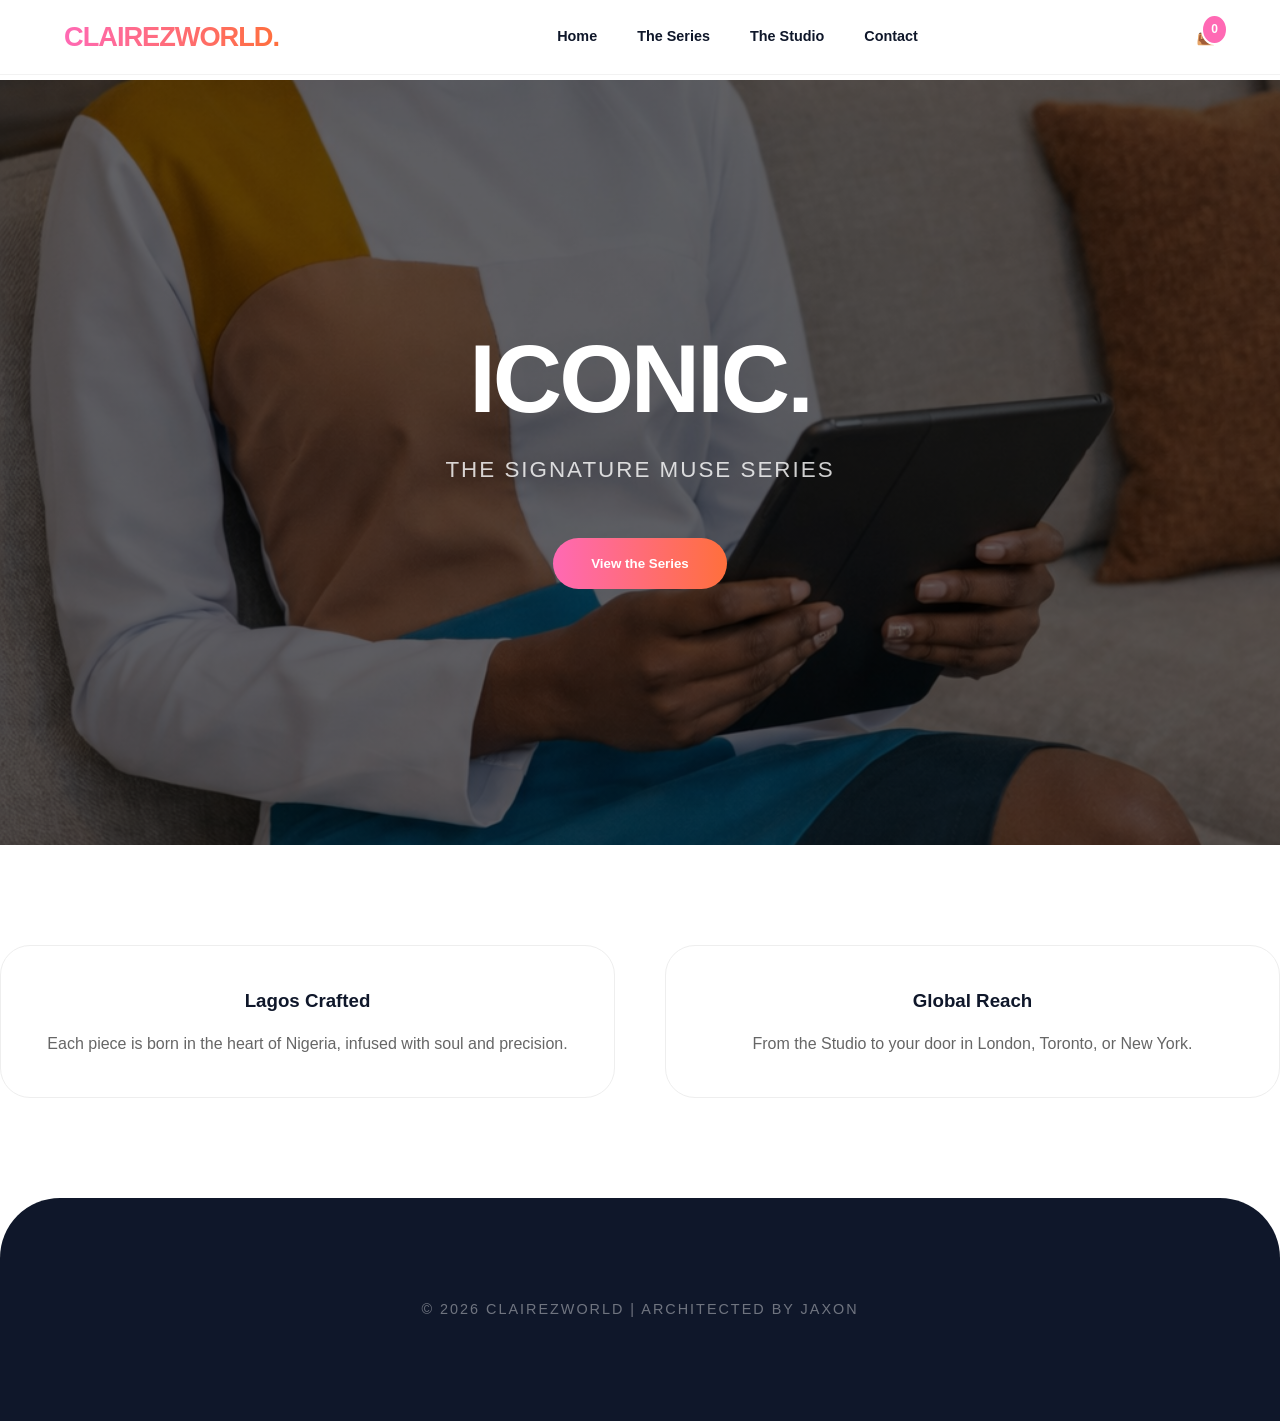
<file: index.html>
<!DOCTYPE html>
<html lang="en">
<head>
    <meta charset="UTF-8">
    <meta name="viewport" content="width=device-width, initial-scale=1.0">
    <title>Clairezworld | The Iconic Series</title>
    <style>
        :root {
            --primary-orange: #FF6F3C;
            --primary-pink: #FF69B4;
            --dark-slate: #0f172a;
            --glass-bg: rgba(255, 255, 255, 0.98);
            --transition: all 0.4s cubic-bezier(0.4, 0, 0.2, 1);
            --whatsapp: #25D366;
            --light-gray: #f1f5f9;
        }

        /* --- 1. GLOBAL BASE --- */
        * { margin: 0; padding: 0; box-sizing: border-box; }
        body {
            font-family: 'Plus Jakarta Sans', sans-serif;
            background-color: #ffffff;
            color: var(--dark-slate);
            line-height: 1.6;
            overflow-x: hidden;
        }

        /* --- 2. SPA ROUTER --- */
        .page { display: none; min-height: 100vh; padding-top: 80px; animation: pageSlide 0.6s ease; }
        .page.active { display: block; }
        @keyframes pageSlide { from { opacity: 0; transform: translateY(20px); } to { opacity: 1; transform: translateY(0); } }

        /* --- 3. HEADER & NAVIGATION --- */
        header {
            position: fixed; top: 0; width: 100%; z-index: 3000;
            background: var(--glass-bg); backdrop-filter: blur(20px);
            padding: 15px 5%; display: flex; justify-content: space-between; align-items: center;
            border-bottom: 1px solid rgba(0,0,0,0.05);
        }
        .logo {
            font-size: 1.7rem; font-weight: 900; cursor: pointer;
            background: linear-gradient(to right, var(--primary-pink), var(--primary-orange));
            -webkit-background-clip: text; -webkit-text-fill-color: transparent;
            letter-spacing: -1px;
        }
        .nav-desktop { display: flex; gap: 2.5rem; list-style: none; }
        .nav-desktop a { text-decoration: none; color: var(--dark-slate); font-weight: 700; cursor: pointer; transition: 0.3s; font-size: 0.9rem; }
        .nav-desktop a.active { color: var(--primary-pink); }

        /* Mobile Hamburger */
        .hamburger { display: none; flex-direction: column; gap: 6px; cursor: pointer; z-index: 4000; }
        .hamburger span { display: block; width: 28px; height: 3px; background: var(--dark-slate); border-radius: 10px; transition: 0.3s; }
        .hamburger.open span:nth-child(1) { transform: rotate(45deg) translate(6px, 6px); }
        .hamburger.open span:nth-child(2) { opacity: 0; }
        .hamburger.open span:nth-child(3) { transform: rotate(-45deg) translate(6px, -7px); }

        .mobile-menu {
            position: fixed; top: 0; left: -100%; width: 100%; height: 100vh;
            background: white; z-index: 3500; display: flex; flex-direction: column;
            justify-content: center; align-items: center; transition: 0.5s;
        }
        .mobile-menu.open { left: 0; }
        .mobile-menu a { font-size: 2.5rem; font-weight: 900; color: var(--dark-slate); margin: 15px 0; text-decoration: none; }

        /* --- 4. FILTERS --- */
        .filter-container { display: flex; justify-content: center; gap: 12px; flex-wrap: wrap; margin: 40px 0; }
        .filter-btn {
            padding: 10px 30px; border-radius: 50px; border: 1.5px solid #eee;
            background: white; cursor: pointer; font-weight: 800; transition: var(--transition);
        }
        .filter-btn.active { background: var(--dark-slate); color: white; border-color: var(--dark-slate); }

        /* --- 5. PRODUCT GRID --- */
        .container { max-width: 1400px; margin: 0 auto; padding: 0 5%; }
        .p-grid { display: grid; grid-template-columns: repeat(auto-fill, minmax(280px, 1fr)); gap: 2.5rem; }
        .p-card { background: #fff; border-radius: 25px; overflow: hidden; box-shadow: 0 10px 40px rgba(0,0,0,0.04); transition: var(--transition); }
        .p-card:hover { transform: translateY(-12px); box-shadow: 0 20px 50px rgba(0,0,0,0.08); }
        .p-img { width: 100%; height: 420px; object-fit: cover; }
        .p-body { padding: 30px; text-align: center; }
        .p-name { font-size: 1.6rem; font-weight: 800; letter-spacing: -1px; margin-bottom: 5px; }
        .p-price { color: var(--primary-orange); font-weight: 900; font-size: 1.2rem; }

        /* --- 6. CART DRAWER --- */
        .cart-drawer {
            position: fixed; top: 0; right: -100%; width: 100%; max-width: 500px;
            height: 100%; background: white; z-index: 4500; padding: 50px;
            box-shadow: -20px 0 60px rgba(0,0,0,0.1); transition: var(--transition);
            display: flex; flex-direction: column;
        }
        .cart-drawer.active { right: 0; }
        .cart-item { display: flex; gap: 20px; align-items: center; padding: 20px 0; border-bottom: 1px solid #f1f1f1; }

        /* --- 7. BUTTONS --- */
        .btn-lux {
            background: linear-gradient(90deg, var(--primary-pink), var(--primary-orange));
            color: white; padding: 18px 38px; border-radius: 60px; border: none;
            font-weight: 800; cursor: pointer; transition: 0.3s; display: inline-block; text-decoration: none;
        }
        .btn-lux:hover { transform: scale(1.04); box-shadow: 0 15px 30px rgba(255, 111, 60, 0.3); }

        @media (max-width: 992px) { .nav-desktop { display: none; } .hamburger { display: flex; } }
    </style>
</head>
<body>

    <div id="mobileMenu" class="mobile-menu">
        <a onclick="closeMobileMenu('home')">Home</a>
        <a onclick="closeMobileMenu('collections')">The Series</a>
        <a onclick="closeMobileMenu('about')">The Studio</a>
        <a onclick="closeMobileMenu('contact')">Contact</a>
    </div>

    <div id="cartDrawer" class="cart-drawer">
        <div style="display: flex; justify-content: space-between; align-items: center; margin-bottom: 40px;">
            <h2 style="font-size: 2.2rem; font-weight: 900;">The Bag</h2>
            <button onclick="toggleCart()" style="background:none; border:none; font-size: 3.5rem; cursor:pointer;">&times;</button>
        </div>
        <div id="cartList" style="flex:1; overflow-y: auto;"></div>
        <div style="padding-top: 30px; border-top: 2px solid #000;">
            <div style="display: flex; justify-content: space-between; font-size: 1.8rem; font-weight: 900; margin-bottom: 25px;">
                <span>Total</span>
                <span id="cartTotal">₦0</span>
            </div>
            <button class="btn-lux" style="width: 100%; background: var(--whatsapp); font-size: 1.1rem;" onclick="whatsappCheckout()">
                Confirm Order
            </button>
        </div>
    </div>

    <header>
        <div class="logo" onclick="showPage('home')">CLAIREZWORLD.</div>
        <nav class="nav-desktop">
            <a onclick="showPage('home')" id="d-home">Home</a>
            <a onclick="showPage('collections')" id="d-collections">The Series</a>
            <a onclick="showPage('about')" id="d-about">The Studio</a>
            <a onclick="showPage('contact')" id="d-contact">Contact</a>
        </nav>
        <div style="display: flex; align-items: center; gap: 25px;">
            <div style="cursor:pointer; position:relative;" onclick="toggleCart()">
                👜 <span id="badge" style="position:absolute; top:-10px; right:-12px; background:var(--primary-pink); color:white; font-size:0.75rem; padding:4px 8px; border-radius:50%; border: 2px solid white; font-weight: 800;">0</span>
            </div>
            <div class="hamburger" id="hamburger" onclick="toggleMobileMenu()">
                <span></span><span></span><span></span>
            </div>
        </div>
    </header>

    <main id="home" class="page active">
        <section style="height: 85vh; display: flex; align-items: center; justify-content: center; background: linear-gradient(rgba(0,0,0,0.6), rgba(0,0,0,0.6)), url('./imgs/signature-white.png') center/cover; color: white; text-align: center; padding: 0 20px;">
            <div>
                <h2 style="font-size: clamp(3rem, 10vw, 6rem); font-weight: 900; line-height: 0.9; letter-spacing: -3px;">ICONIC.</h2>
                <p style="margin: 30px 0 50px; font-size: 1.4rem; font-weight: 500; opacity: 0.8; letter-spacing: 2px;">THE SIGNATURE MUSE SERIES</p>
                <button class="btn-lux" onclick="showPage('collections')">View the Series</button>
            </div>
        </section>
        
        <section class="container" style="padding: 100px 0;">
            <div style="display: grid; grid-template-columns: repeat(auto-fit, minmax(300px, 1fr)); gap: 50px;">
                <div style="text-align: center; padding: 40px; border: 1px solid #eee; border-radius: 30px;">
                    <h3>Lagos Crafted</h3>
                    <p style="margin-top: 15px; color: #666;">Each piece is born in the heart of Nigeria, infused with soul and precision.</p>
                </div>
                <div style="text-align: center; padding: 40px; border: 1px solid #eee; border-radius: 30px;">
                    <h3>Global Reach</h3>
                    <p style="margin-top: 15px; color: #666;">From the Studio to your door in London, Toronto, or New York.</p>
                </div>
            </div>
        </section>
    </main>

    <main id="collections" class="page">
        <div class="container">
            <h1 style="text-align: center; margin: 60px 0; font-size: 3rem; letter-spacing: -2px;">The Series</h1>
            <div class="filter-container">
                <button class="filter-btn active" onclick="applyFilter('all', this)">All</button>
                <button class="filter-btn" onclick="applyFilter('formal', this)">Formal</button>
                <button class="filter-btn" onclick="applyFilter('casual', this)">Casual</button>
                <button class="filter-btn" onclick="applyFilter('signature', this)">Signature</button>
            </div>
            <div class="p-grid" id="mainGrid"></div>
        </div>
    </main>

    <main id="about" class="page">
        <div class="container" style="padding: 100px 0; text-align: center;">
            <h2 style="font-size: 4rem; letter-spacing: -3px; margin-bottom: 20px;">The Studio</h2>
            <p style="max-width: 700px; margin: 0 auto 80px; font-size: 1.2rem; color: #666;">A fashion legacy anchored by Elizabeth, visualized by Claire, and engineered by Jaxon.</p>
            <div style="display: grid; grid-template-columns: repeat(auto-fit, minmax(300px, 1fr)); gap: 50px;">
                <div class="p-card" style="padding: 50px;">
                    <img src="./imgs/claire-ready.png" style="width:160px; height:160px; border-radius:50%; object-fit:cover; border: 6px solid var(--primary-pink); margin-bottom: 25px;">
                    <h4>Claire</h4>
                    <p style="color:var(--primary-pink); font-weight:900; letter-spacing: 2px; font-size: 0.8rem;">CHIEF DESIGNER</p>
                </div>
                <div class="p-card" style="padding: 50px;">
                    <img src="./imgs/jaxon-ready.png" style="width:160px; height:160px; border-radius:50%; object-fit:cover; border: 6px solid var(--primary-orange); margin-bottom: 25px;">
                    <h4>Jaxon</h4>
                    <p style="color:var(--primary-orange); font-weight:900; letter-spacing: 2px; font-size: 0.8rem;">TECH ARCHITECT</p>
                </div>
            </div>
        </div>
    </main>

    <main id="contact" class="page">
        <div class="container" style="text-align: center; padding: 120px 0;">
            <h2 style="font-size: 4rem; letter-spacing: -3px;">Direct Line.</h2>
            <p style="margin-top: 30px; font-size: 1.8rem; font-weight: 900; color: var(--primary-pink);">+234 806 765 8142</p>
            <div style="margin-top: 60px;">
                <button class="btn-lux" onclick="window.open('https://wa.me/2348067658142')">Talk to the Studio</button>
            </div>
        </div>
    </main>

    <footer style="background: var(--dark-slate); color: white; padding: 100px 5%; text-align: center; border-radius: 60px 60px 0 0;">
        <p style="opacity: 0.4; font-size: 0.9rem; letter-spacing: 2px;">&copy; 2026 CLAIREZWORLD | ARCHITECTED BY JAXON</p>
    </footer>

    <script>
        // --- 1. ICONIC SINGLE-NAME DATABASE ---
        const DB = [
            { id: 1, name: "Amara", price: 85000, cat: "formal", img: "./imgs/black-pleated-dress.png" },
            { id: 2, name: "Sophia", price: 45000, cat: "casual", img: "imgs/Black Short Dress.png" },
            { id: 3, name: "Zara", price: 75000, cat: "signature", img: "./imgs/signature-white.png" },
            { id: 4, name: "Naomi", price: 42000, cat: "casual", img: "./imgs/jean-denim.png" },
            { id: 5, name: "Grace", price: 62000, cat: "formal", img: "./imgs/bllack-buttons.png" },
            { id: 6, name: "Bella", price: 55000, cat: "signature", img: "./imgs/tealite.jpeg" },
            { id: 7, name: "Olivia", price: 38000, cat: "casual", img: "./imgs/spotty.jpeg" },
            { id: 8, name: "Victoria", price: 48000, cat: "formal", img: "./imgs/jumping.jpeg" },
            { id: 9, name: "Maya", price: 65000, cat: "signature", img: "./imgs/pld.png" }
        ];

        let cart = [];

        // --- 2. ROUTING ---
        function showPage(id) {
            document.querySelectorAll('.page').forEach(p => p.classList.remove('active'));
            document.getElementById(id).classList.add('active');
            document.querySelectorAll('.nav-desktop a').forEach(a => a.classList.remove('active'));
            const link = document.getElementById('d-' + id);
            if(link) link.classList.add('active');
            window.scrollTo({ top: 0, behavior: 'smooth' });
        }

        function toggleMobileMenu() {
            document.getElementById('mobileMenu').classList.toggle('open');
            document.getElementById('hamburger').classList.toggle('open');
        }

        function closeMobileMenu(id) { toggleMobileMenu(); showPage(id); }

        function toggleCart() { document.getElementById('cartDrawer').classList.toggle('active'); }

        // --- 3. DYNAMIC FILTERING ---
        function applyFilter(category, btn) {
            document.querySelectorAll('.filter-btn').forEach(b => b.classList.remove('active'));
            btn.classList.add('active');
            const grid = document.getElementById('mainGrid');
            const filtered = category === 'all' ? DB : DB.filter(p => p.cat === category);
            grid.innerHTML = filtered.map(p => `
                <div class="p-card" style="animation: fadeInUp 0.5s ease;">
                    <img src="${p.img}" class="p-img">
                    <div class="p-body">
                        <p style="font-size:0.6rem; color:#aaa; text-transform:uppercase; letter-spacing:3px;">${p.cat}</p>
                        <h3 class="p-name">${p.name}</h3>
                        <p class="p-price">₦${p.price.toLocaleString()}</p>
                        <button class="btn-lux" style="font-size:0.9rem; margin-top: 20px; width: 100%;" onclick="addToCart(${p.id})">Reserve Now</button>
                    </div>
                </div>
            `).join('');
        }

        // --- 4. CART & WHATSAPP ENGINE ---
        function addToCart(pid) {
            const item = DB.find(p => p.id === pid);
            cart.push(item);
            updateCart();
            if(!document.getElementById('cartDrawer').classList.contains('active')) toggleCart();
        }

        function updateCart() {
            const list = document.getElementById('cartList');
            const badge = document.getElementById('badge');
            const total = document.getElementById('cartTotal');
            badge.innerText = cart.length;
            list.innerHTML = cart.map((item, i) => `
                <div class="cart-item">
                    <img src="${item.img}" style="width:70px; height:70px; border-radius:15px; object-fit:cover;">
                    <div style="flex:1"><strong>${item.name}</strong><br><span style="color:#777;">₦${item.price.toLocaleString()}</span></div>
                    <button onclick="cart.splice(${i},1); updateCart();" style="color:#ff4d4d; border:none; background:none; cursor:pointer; font-size:1.8rem;">&times;</button>
                </div>
            `).join('');
            const sum = cart.reduce((acc, curr) => acc + curr.price, 0);
            total.innerText = `₦${sum.toLocaleString()}`;
        }

        function whatsappCheckout() {
            if (cart.length === 0) return alert("Select your iconic pieces first!");
            const phone = "2348067658142";
            let msg = "Hello Jaxon! 👗✨\nI'm ready to acquire these pieces from the Iconic Series:\n\n";
            cart.forEach((item, i) => {
                msg += `${i+1}. *${item.name}* — ₦${item.price.toLocaleString()}\n`;
            });
            msg += `\n*Order Value: ₦${cart.reduce((a,c)=>a+c.price,0).toLocaleString()}*\n\nLooking forward to your confirmation!`;
            window.open(`https://wa.me/${phone}?text=${encodeURIComponent(msg)}`, '_blank');
        }

        window.onload = () => applyFilter('all', document.querySelector('.filter-btn'));
    </script>
</body>
</html>
</file>
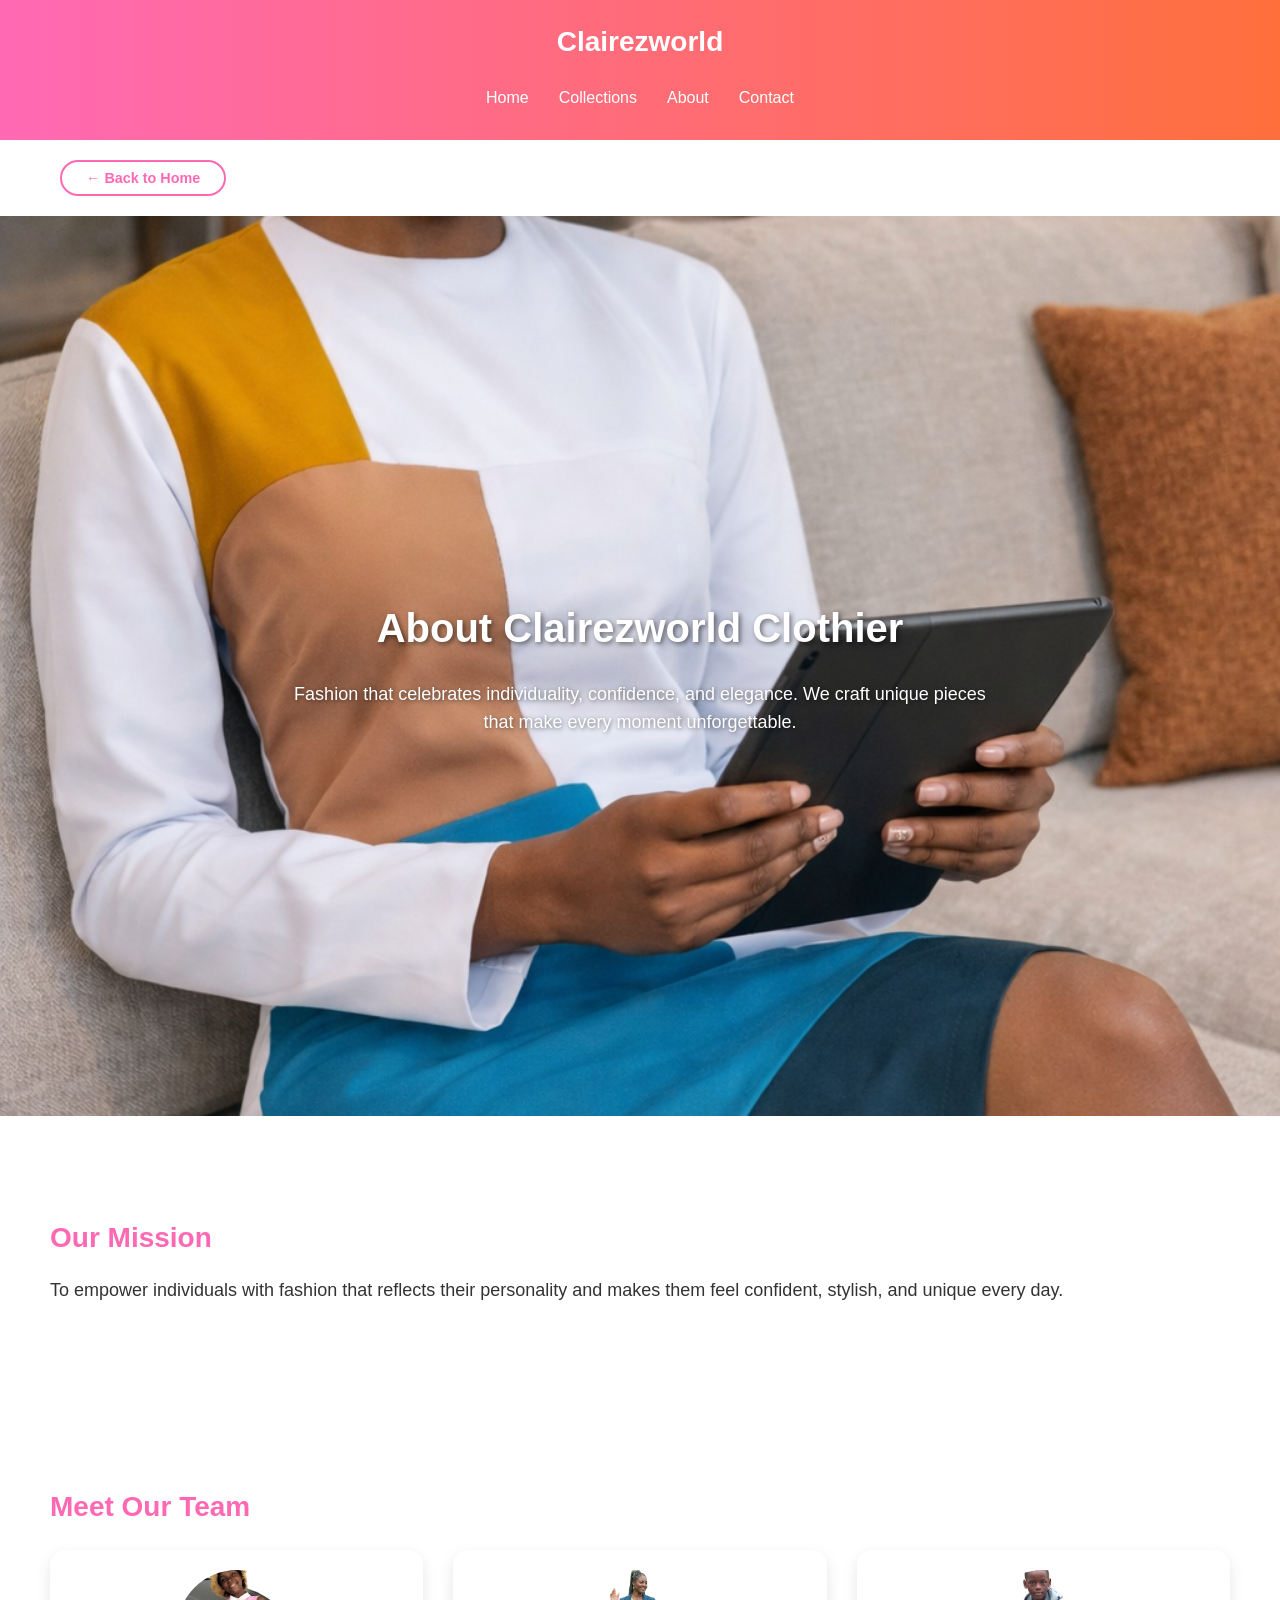
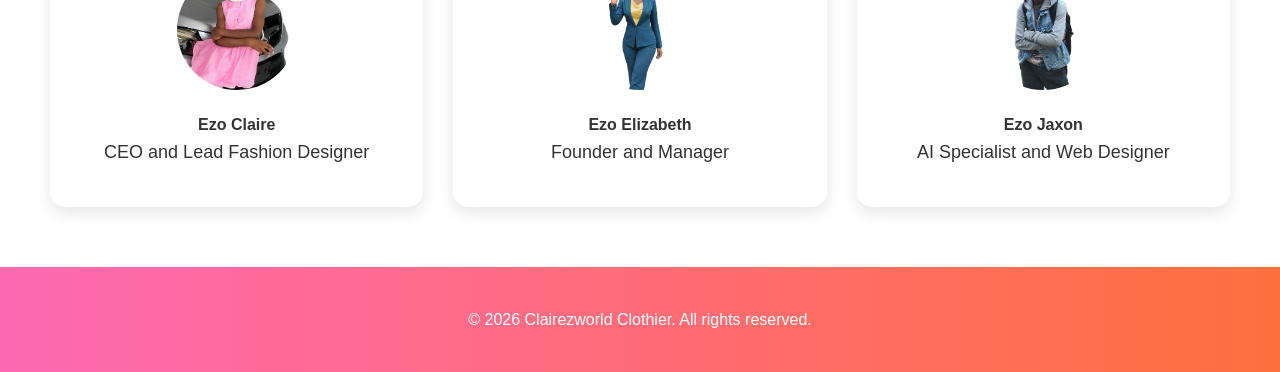
<file: about.html>
<!DOCTYPE html>
<html lang="en">
<head>
    <meta charset="UTF-8">
    <meta name="viewport" content="width=device-width, initial-scale=1.0">
    <title>About - Clairezworld Clothier</title>
    <style>
        :root {
            --primary-orange: #FF6F3C;
            --primary-pink: #FF69B4;
            --background: #fff;
            --text-color: #333;
        }

        * {
            box-sizing: border-box;
            margin: 0;
            padding: 0;
            font-family: 'Segoe UI', Tahoma, Geneva, Verdana, sans-serif;
        }

        body {
            background-color: var(--background);
            color: var(--text-color);
            line-height: 1.6;
        }

        header {
            display: flex;
            justify-content: space-between;
            align-items: center;
            padding: 20px 20px;
            background: linear-gradient(90deg, var(--primary-pink), var(--primary-orange));
            color: #fff;
            position: sticky;
            top: 0;
            z-index: 1000;
            flex-wrap: wrap;
        }

        header h1 {
            font-size: 28px;
            cursor: pointer;
            flex: 1 1 100%;
            text-align: center;
        }

        nav {
            display: flex;
            justify-content: center;
            flex: 1 0 100%;
            margin-top: 10px;
            flex-wrap: wrap;
            min-height: 10px;
        }

        nav a {
            color: #fff;
            margin: 10px 15px;
            text-decoration: none;
            font-weight: 500;
            transition: 0.3s;
        }

        nav a:hover {
            text-decoration: underline;
        }

        /* BACK BUTTON */
        .back-wrapper {
            max-width: 1200px;
            margin: 20px auto;
            padding: 0 20px;
        }

        .back-btn {
            background: transparent;
            border: 2px solid var(--primary-pink);
            color: var(--primary-pink);
            padding: 0.5rem 1.5rem;
            border-radius: 30px;
            font-size: 0.9rem;
            font-weight: 600;
            cursor: pointer;
            transition: all 0.3s ease;
        }

        .back-btn:hover {
            background: linear-gradient(90deg, var(--primary-pink), var(--primary-orange));
            color: #fff;
            border-color: transparent;
        }

        .about-hero {
            display: flex;
            flex-direction: column;
            justify-content: center;
            align-items: center;
            min-height: 100vh;
            text-align: center;
            background: url('./imgs/signature-white.png') no-repeat center/cover;
            color: #fff;
            padding: 40px 20px;
        }

        .about-hero h2 {
            font-size: 40px;
            margin-bottom: 20px;
            text-shadow: 2px 2px 5px rgba(0,0,0,0.5);
        }

        .about-hero p {
            font-size: 18px;
            max-width: 700px;
            text-shadow: 1px 1px 4px rgba(0,0,0,0.5);
        }

        section {
            padding: 60px 50px;
        }

        .mission, .team {
            margin-top: 40px;
        }

        .mission h3, .team h3 {
            color: var(--primary-pink);
            font-size: 28px;
            margin-bottom: 15px;
        }

        .mission p, .team p {
            font-size: 18px;
            margin-bottom: 20px;
        }

        .team-members {
            display: grid;
            grid-template-columns: repeat(auto-fit, minmax(250px, 1fr));
            gap: 30px;
            margin-top: 20px;
        }

        .member-card {
            background: #fff;
            padding: 20px;
            border-radius: 15px;
            box-shadow: 0 6px 15px rgba(0,0,0,0.1);
            text-align: center;
            transition: 0.3s;
        }

        .member-card:hover {
            transform: translateY(-5px);
            box-shadow: 0 10px 20px rgba(0,0,0,0.2);
        }

        .member-card img {
            width: 120px;
            height: 120px;
            object-fit: cover;
            border-radius: 50%;
            margin-bottom: 15px;
        }

        footer {
            text-align: center;
            padding: 40px 20px;
            background: linear-gradient(90deg, var(--primary-pink), var(--primary-orange));
            color: #fff;
        }

        @media (max-width: 768px) {
            .about-hero h2 {
                font-size: 32px;
            }

            .about-hero p {
                font-size: 16px;
            }

            nav a {
                margin: 8px 10px;
            }
        }

        @media (max-width: 480px) {
            .about-hero h2 {
                font-size: 26px;
            }

            .about-hero p {
                font-size: 14px;
            }
        }

    </style>
</head>
<body>

<header>
    <h1>Clairezworld</h1>
    <nav>
        <a href="index.html">Home</a>
        <a href="collections.html">Collections</a>
        <a href="about.html">About</a>
        <a href="contact.html">Contact</a>
    </nav>
</header>

<!-- BACK BUTTON -->
<div class="back-wrapper">
    <a href="index.html">
        <button class="back-btn">← Back to Home</button>
    </a>
</div>

<section class="about-hero">
    <h2>About Clairezworld Clothier</h2>
    <p>Fashion that celebrates individuality, confidence, and elegance. We craft unique pieces that make every moment unforgettable.</p>
</section>

<section class="mission">
    <h3>Our Mission</h3>
    <p>To empower individuals with fashion that reflects their personality and makes them feel confident, stylish, and unique every day.</p>
</section>

<section class="team">
    <h3>Meet Our Team</h3>
    <div class="team-members">
        <div class="member-card">
            <img src="./imgs/claire-ready.png" alt="Designer 1">
            <h4>Ezo Claire</h4>
            <p>CEO and Lead Fashion Designer</p>
        </div>
        <div class="member-card">
            <img src="./imgs/mummy-ready.png" alt="Designer 2">
            <h4>Ezo Elizabeth</h4>
            <p>Founder and Manager</p>
        </div>
        <div class="member-card">
            <img src="./imgs/jaxon-ready.png" alt="Designer 3">
            <h4>Ezo Jaxon</h4>
            <p>AI Specialist and Web Designer</p>
        </div>
    </div>
</section>

<footer>
    <p>&copy; 2026 Clairezworld Clothier. All rights reserved.</p>
</footer>

</body>
</html>
</file>
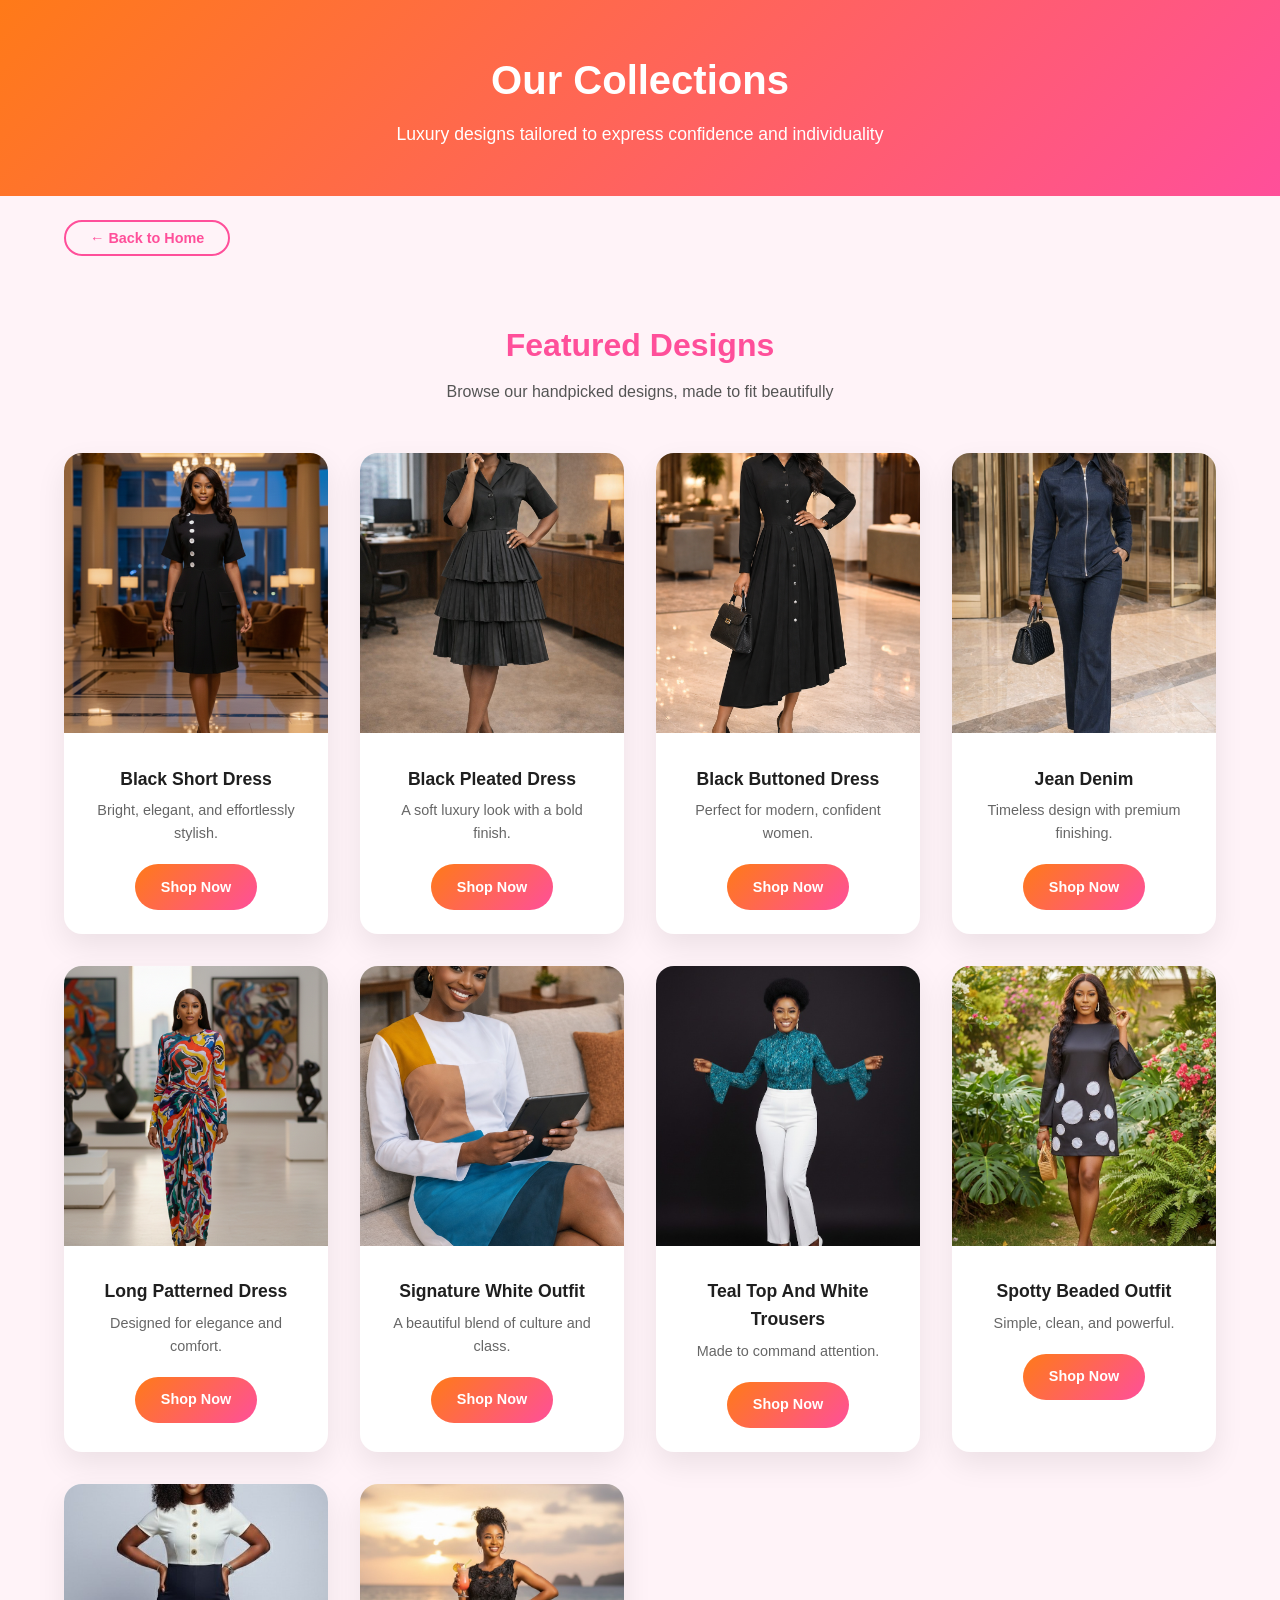
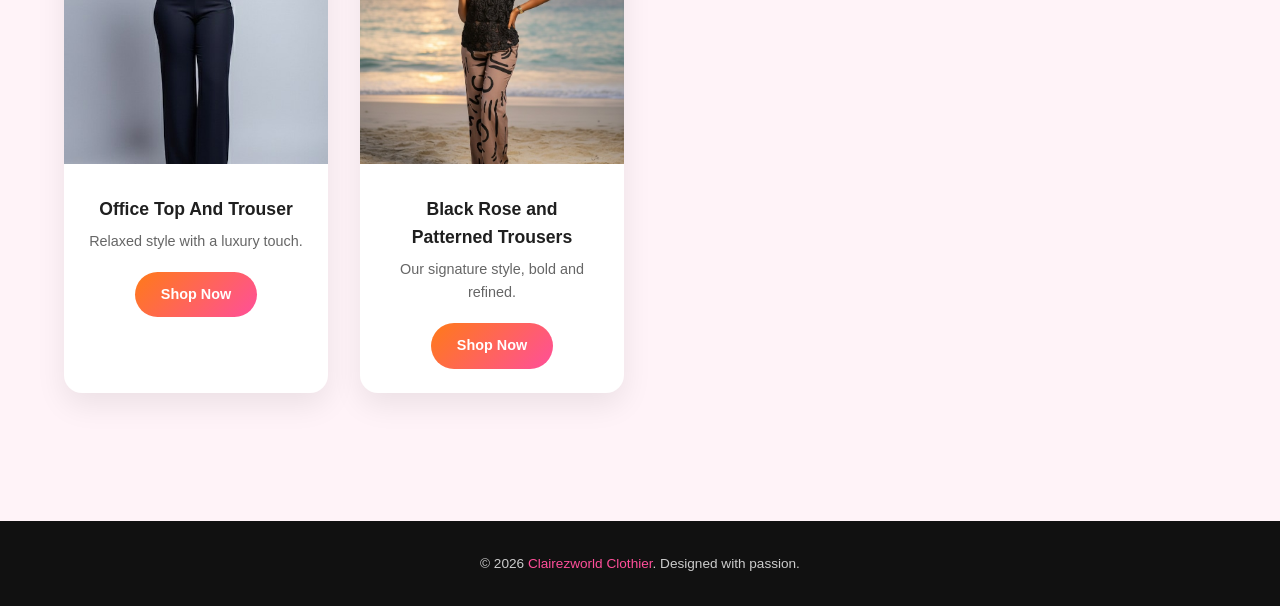
<file: collections.html>
<!DOCTYPE html>
<html lang="en">
<head>
  <meta charset="UTF-8" />
  <meta name="viewport" content="width=device-width, initial-scale=1.0"/>
  <title>Our Collections | Clairezworld Clothier</title>

  <style>
    :root {
      --orange: #ff7a18;
      --pink: #ff4f9a;
      --dark: #1f1f1f;
      --light: #ffffff;
      --soft: #fff3f8;
    }

    * {
      margin: 0;
      padding: 0;
      box-sizing: border-box;
      font-family: "Segoe UI", Tahoma, sans-serif;
    }

    body {
      background: var(--soft);
      color: var(--dark);
      line-height: 1.6;
    }

    header {
      background: linear-gradient(135deg, var(--orange), var(--pink));
      color: var(--light);
      padding: 3rem 1.5rem;
      text-align: center;
    }

    header h1 {
      font-size: 2.5rem;
      margin-bottom: 0.5rem;
    }

    header p {
      font-size: 1.1rem;
    }

    /* BACK BUTTON */
    .back-wrapper {
      max-width: 1200px;
      margin: 1.5rem auto 0;
      padding: 0 1.5rem;
    }

    .back-btn {
      background: transparent;
      border: 2px solid var(--pink);
      color: var(--pink);
      padding: 0.5rem 1.5rem;
      border-radius: 30px;
      font-size: 0.9rem;
      font-weight: 600;
      cursor: pointer;
      transition: all 0.3s ease;
    }

    .back-btn:hover {
      background: linear-gradient(135deg, var(--orange), var(--pink));
      color: white;
      border-color: transparent;
    }

    .collection-section {
      padding: 4rem 1.5rem;
      max-width: 1200px;
      margin: auto;
    }

    .section-title {
      text-align: center;
      margin-bottom: 3rem;
    }

    .section-title h2 {
      font-size: 2rem;
      color: var(--pink);
      margin-bottom: 0.5rem;
    }

    .section-title p {
      color: #555;
    }

    .design-grid {
      display: grid;
      grid-template-columns: repeat(auto-fit, minmax(250px, 1fr));
      gap: 2rem;
    }

    .design-card {
      background: var(--light);
      border-radius: 18px;
      overflow: hidden;
      box-shadow: 0 12px 30px rgba(0, 0, 0, 0.08);
      transition: transform 0.3s ease, box-shadow 0.3s ease;
    }

    .design-card:hover {
      transform: translateY(-8px);
      box-shadow: 0 18px 40px rgba(0, 0, 0, 0.12);
    }

    .design-card img {
      width: 100%;
      height: 280px;
      object-fit: cover;
      background: #eee;
    }

    .design-content {
      padding: 1.5rem;
      text-align: center;
    }

    .design-content h3 {
      font-size: 1.1rem;
      margin-bottom: 0.4rem;
    }

    .design-content p {
      font-size: 0.9rem;
      color: #666;
      margin-bottom: 1.2rem;
    }

    .btn {
      display: inline-block;
      padding: 0.7rem 1.6rem;
      border-radius: 30px;
      background: linear-gradient(135deg, var(--orange), var(--pink));
      color: white;
      text-decoration: none;
      font-size: 0.9rem;
      font-weight: 600;
      transition: transform 0.2s ease, opacity 0.3s ease;
    }

    .btn:hover {
      transform: scale(1.05);
      opacity: 0.9;
    }

    footer {
      margin-top: 4rem;
      background: #111;
      color: #ccc;
      text-align: center;
      padding: 2rem 1rem;
      font-size: 0.85rem;
    }

    footer span {
      color: var(--pink);
    }

    @media (max-width: 600px) {
      header h1 {
        font-size: 2rem;
      }
    }
  </style>
</head>

<body>

<header>
  <h1>Our Collections</h1>
  <p>Luxury designs tailored to express confidence and individuality</p>
</header>

<div class="back-wrapper">
  <a href="index.html">
    <button class="back-btn">← Back to Home</button>
  </a>
</div>

<section class="collection-section">

  <div class="section-title">
    <h2>Featured Designs</h2>
    <p>Browse our handpicked designs, made to fit beautifully</p>
  </div>

  <div class="design-grid">

    <div class="design-card">
      <img src="imgs/Black Short Dress.png" alt="Design 1">
      <div class="design-content">
        <h3>Black Short Dress</h3>
        <p>Bright, elegant, and effortlessly stylish.</p>
        <a href="contact.html" class="btn">Shop Now</a>
      </div>
    </div>

    <div class="design-card">
      <img src="./imgs/black-pleated-dress.png" alt="Design 2">
      <div class="design-content">
        <h3>Black Pleated Dress</h3>
        <p>A soft luxury look with a bold finish.</p>
        <a href="contact.html" class="btn">Shop Now</a>
      </div>
    </div>

    <div class="design-card">
      <img src="./imgs/bllack-buttons.png" alt="Design 3">
      <div class="design-content">
        <h3>Black Buttoned Dress</h3>
        <p>Perfect for modern, confident women.</p>
        <a href="contact.html" class="btn">Shop Now</a>
      </div>
    </div>

    <div class="design-card">
      <img src="./imgs/jean-denim.png" alt="Design 4">
      <div class="design-content">
        <h3>Jean Denim</h3>
        <p>Timeless design with premium finishing.</p>
        <a href="contact.html" class="btn">Shop Now</a>
      </div>
    </div>

    <div class="design-card">
      <img src="./imgs/pld.png" alt="Design 5">
      <div class="design-content">
        <h3>Long Patterned Dress</h3>
        <p>Designed for elegance and comfort.</p>
        <a href="contact.html" class="btn">Shop Now</a>
      </div>
    </div>

    <div class="design-card">
      <img src="./imgs/signature-white.png" alt="Design 6">
      <div class="design-content">
        <h3>Signature White Outfit</h3>
        <p>A beautiful blend of culture and class.</p>
        <a href="contact.html" class="btn">Shop Now</a>
      </div>
    </div>

    <div class="design-card">
      <img src="./imgs/tealite.jpeg" alt="Design 7">
      <div class="design-content">
        <h3>Teal Top And White Trousers</h3>
        <p>Made to command attention.</p>
        <a href="contact.html" class="btn">Shop Now</a>
      </div>
    </div>

    <div class="design-card">
      <img src="./imgs/spotty.jpeg" alt="Design 8">
      <div class="design-content">
        <h3>Spotty Beaded Outfit</h3>
        <p>Simple, clean, and powerful.</p>
        <a href="contact.html" class="btn">Shop Now</a>
      </div>
    </div>

    <div class="design-card">
      <img src="./imgs/jumping.jpeg" alt="Design 9">
      <div class="design-content">
        <h3>Office Top And Trouser</h3>
        <p>Relaxed style with a luxury touch.</p>
        <a href="contact.html" class="btn">Shop Now</a>
      </div>
    </div>

    <div class="design-card">
      <img src="./imgs/beach.jpeg" alt="Design 10">
      <div class="design-content">
        <h3>Black Rose and Patterned Trousers</h3>
        <p>Our signature style, bold and refined.</p>
        <a href="contact.html" class="btn">Shop Now</a>
      </div>
    </div>

  </div>
</section>

<footer>
  © 2026 <span>Clairezworld Clothier</span>. Designed with passion.
</footer>

</body>
</html>
</file>
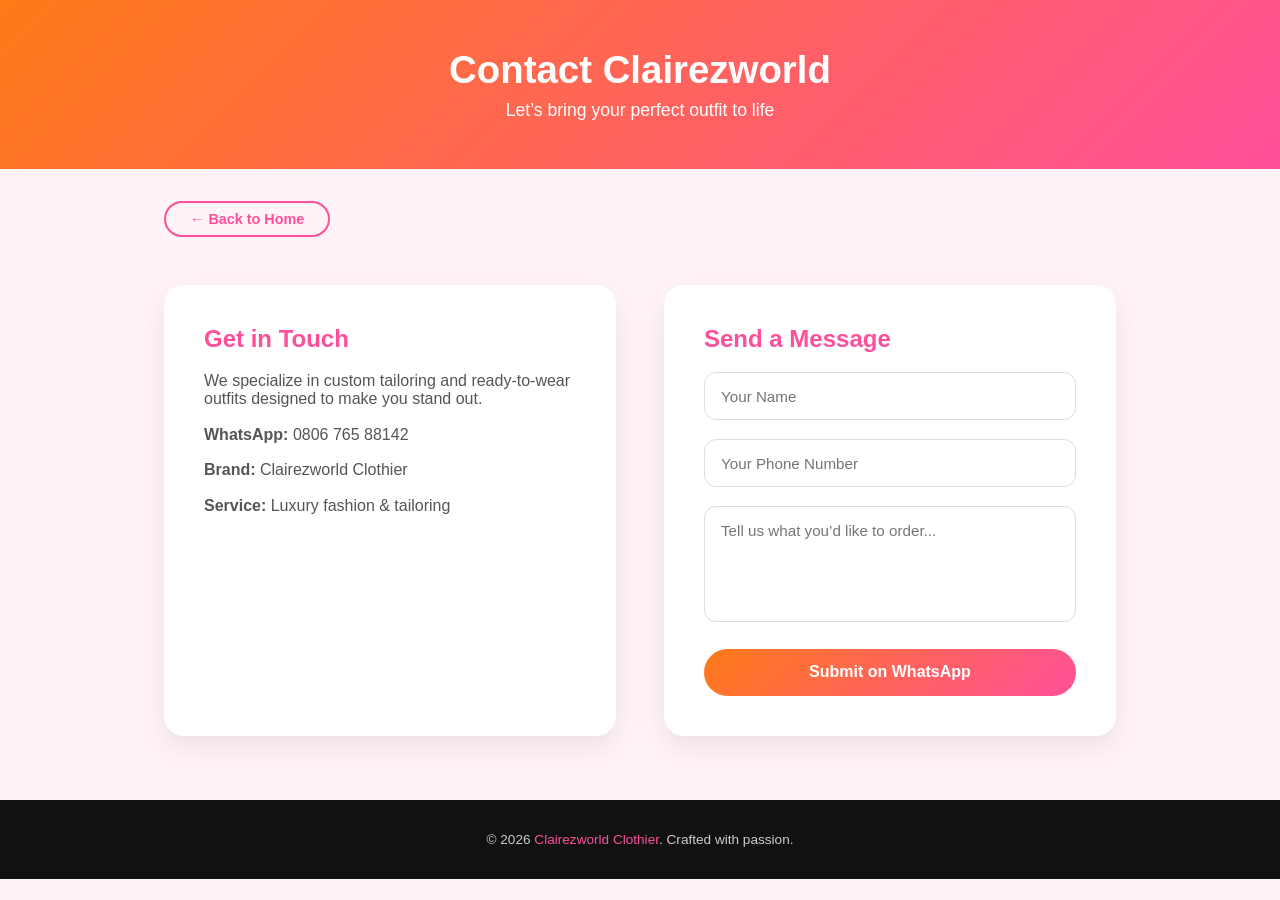
<file: contact.html>
<!DOCTYPE html>
<html lang="en">
<head>
  <meta charset="UTF-8" />
  <meta name="viewport" content="width=device-width, initial-scale=1.0"/>
  <title>Contact Us | Clairezworld Clothier</title>

  <style>
    :root {
      --orange: #ff7a18;
      --pink: #ff4f9a;
      --dark: #1f1f1f;
      --light: #ffffff;
      --soft: #fff3f8;
    }

    * {
      margin: 0;
      padding: 0;
      box-sizing: border-box;
      font-family: "Segoe UI", Tahoma, sans-serif;
    }

    body {
      background: var(--soft);
      color: var(--dark);
    }

    header {
      background: linear-gradient(135deg, var(--orange), var(--pink));
      color: white;
      padding: 3rem 1.5rem;
      text-align: center;
    }

    header h1 {
      font-size: 2.4rem;
      margin-bottom: 0.5rem;
    }

    header p {
      font-size: 1.1rem;
    }

    /* BACK BUTTON */
    .back-wrapper {
      max-width: 1000px;
      margin: 2rem auto 0;
      padding: 0 1.5rem;
    }

    .back-btn {
      background: transparent;
      border: 2px solid var(--pink);
      color: var(--pink);
      padding: 0.5rem 1.5rem;
      border-radius: 30px;
      font-size: 0.9rem;
      font-weight: 600;
      cursor: pointer;
      transition: all 0.3s ease;
    }

    .back-btn:hover {
      background: linear-gradient(135deg, var(--orange), var(--pink));
      color: white;
      border-color: transparent;
    }

    /* CONTACT SECTION */
    .contact-section {
      max-width: 1000px;
      margin: 3rem auto 4rem;
      padding: 0 1.5rem;
      display: grid;
      grid-template-columns: 1fr 1fr;
      gap: 3rem;
    }

    .contact-info,
    .contact-form {
      background: white;
      padding: 2.5rem;
      border-radius: 20px;
      box-shadow: 0 12px 30px rgba(0,0,0,0.08);
    }

    .contact-info h2,
    .contact-form h2 {
      color: var(--pink);
      margin-bottom: 1.2rem;
    }

    .contact-info p {
      margin-bottom: 1.1rem;
      color: #555;
    }

    form {
      display: flex;
      flex-direction: column;
      gap: 1.2rem;
    }

    input, textarea {
      padding: 0.9rem 1rem;
      border-radius: 12px;
      border: 1px solid #ddd;
      font-size: 0.95rem;
      outline: none;
      resize: none;
    }

    input:focus,
    textarea:focus {
      border-color: var(--pink);
    }

    button.submit-btn {
      margin-top: 0.5rem;
      padding: 0.9rem;
      border: none;
      border-radius: 30px;
      background: linear-gradient(135deg, var(--orange), var(--pink));
      color: white;
      font-size: 1rem;
      font-weight: 600;
      cursor: pointer;
      transition: transform 0.2s ease, opacity 0.3s ease;
    }

    button.submit-btn:hover {
      transform: scale(1.05);
      opacity: 0.9;
    }

    footer {
      background: #111;
      color: #ccc;
      text-align: center;
      padding: 2rem 1rem;
      font-size: 0.85rem;
    }

    footer span {
      color: var(--pink);
    }

    @media (max-width: 800px) {
      .contact-section {
        grid-template-columns: 1fr;
      }
    }
  </style>
</head>

<body>

<header>
  <h1>Contact Clairezworld</h1>
  <p>Let’s bring your perfect outfit to life</p>
</header>

<div class="back-wrapper">
  <a href="index.html">
    <button class="back-btn">← Back to Home</button>
  </a>
</div>

<section class="contact-section">

  <div class="contact-info">
    <h2>Get in Touch</h2>
    <p>We specialize in custom tailoring and ready-to-wear outfits designed to make you stand out.</p>
    <p><strong>WhatsApp:</strong> 0806 765 88142</p>
    <p><strong>Brand:</strong> Clairezworld Clothier</p>
    <p><strong>Service:</strong> Luxury fashion & tailoring</p>
  </div>

  <div class="contact-form">
    <h2>Send a Message</h2>

    <form onsubmit="sendToWhatsApp(event)">
      <input type="text" id="name" placeholder="Your Name" required>
      <input type="tel" id="phone" placeholder="Your Phone Number" required>
      <textarea id="message" rows="5" placeholder="Tell us what you’d like to order..." required></textarea>
      <button type="submit" class="submit-btn">Submit on WhatsApp</button>
    </form>
  </div>

</section>

<footer>
  © 2026 <span>Clairezworld Clothier</span>. Crafted with passion.
</footer>

<script>
  function sendToWhatsApp(e) {
    e.preventDefault();

    const name = document.getElementById("name").value;
    const phone = document.getElementById("phone").value;
    const message = document.getElementById("message").value;

    const whatsappNumber = "23480676588142";

    const text =
      `Hello Clairezworld Clothier 🌸%0A%0A` +
      `I would love to place an order / make an inquiry.%0A%0A` +
      `━━━━━━━━━━━━━━%0A` +
      `CLIENT DETAILS%0A` +
      `━━━━━━━━━━━━━━%0A` +
      `👤 Name: ${name}%0A` +
      `📱 Phone: ${phone}%0A%0A` +
      `━━━━━━━━━━━━━━%0A` +
      `REQUEST%0A` +
      `━━━━━━━━━━━━━━%0A` +
      `${message}%0A%0A` +
      `Thank you. I look forward to your response 💗`;

    window.location.href =
      `https://wa.me/${whatsappNumber}?text=${encodeURIComponent(text)}`;
  }
</script>

</body>
</html>
</file>
